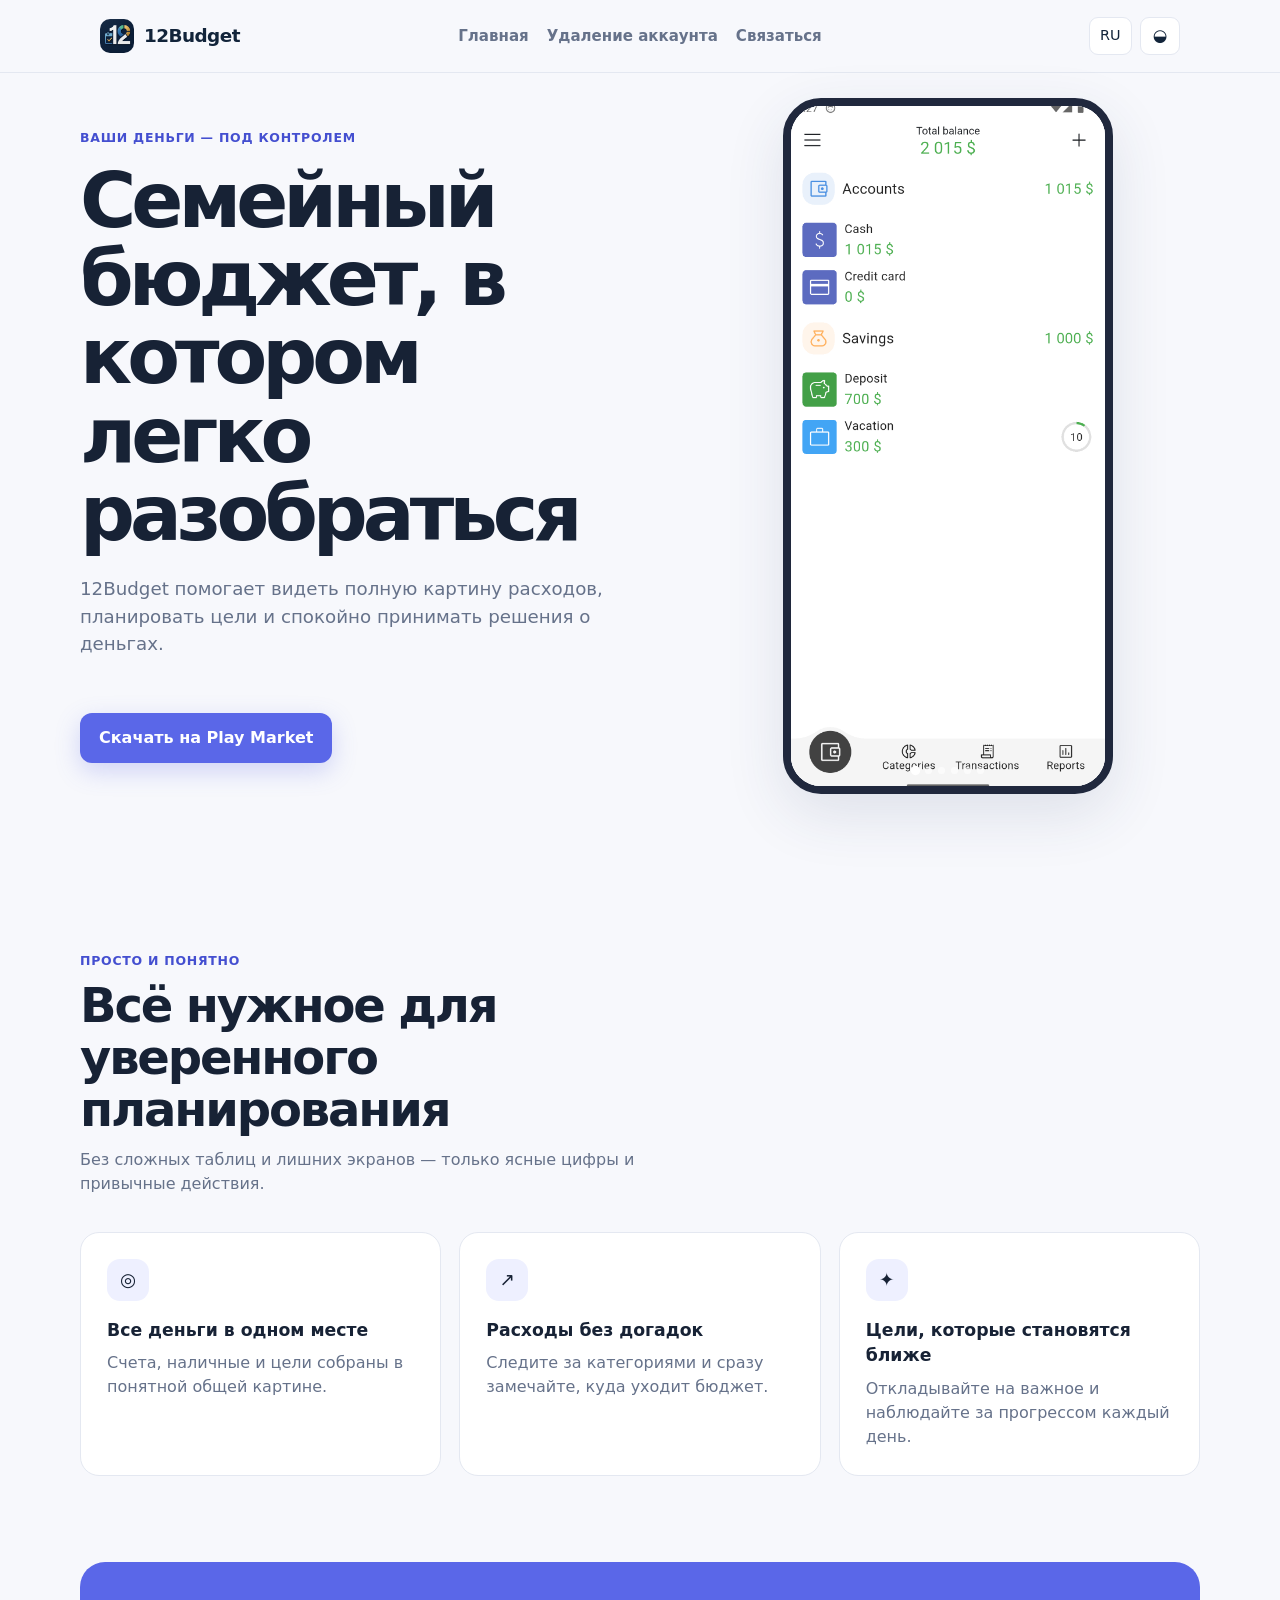
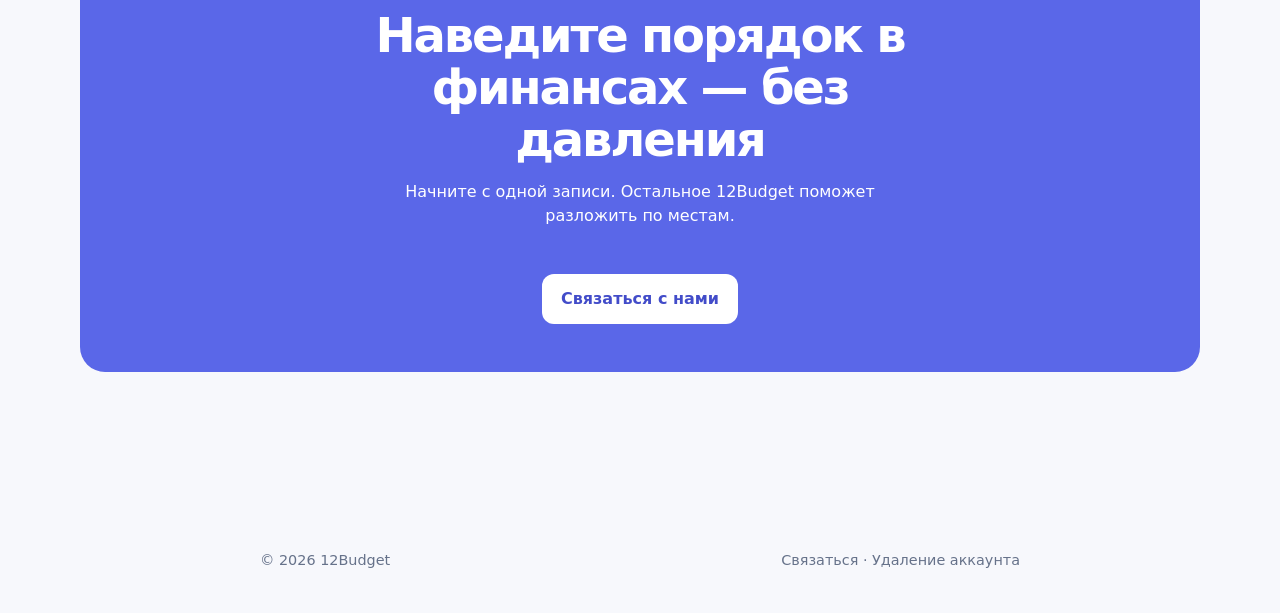
<file: index.html>
<!doctype html>
<html lang="ru">

<head>
  <meta charset="utf-8">
  <meta name="viewport" content="width=device-width, initial-scale=1">
  <meta name="description" content="12Budget — спокойный и понятный семейный бюджет.">
  <title>12Budget — семейный бюджет без лишнего</title>
  <link rel="stylesheet" href="site.css">
  <link rel="stylesheet" href="components.css">
  <link rel="stylesheet" href="home.css">
</head>

<body data-page="home">
  <div data-site-header>
    <nav>
      <a class="brand" href="./"><img class="brand-logo" src="assets/app_icon_512.png" alt="12Budget">12Budget</a>
      <div class="page-links"><a href="contact.html" data-i18n="contact">Связаться</a><a href="delete-account.html"
          data-i18n="delete">Удаление аккаунта</a></div>
      <div class="controls"><select id="language-select" class="control" aria-label="Language">
          <option value="ru">RU</option>
          <option value="en">EN</option>
        </select><button id="theme-toggle" class="control" type="button" aria-label="Переключить тему">◒</button></div>
    </nav>
  </div>
  <main class="container">
    <section class="hero">
      <div>
        <div class="eyebrow" data-i18n="eyebrow">Ваши деньги — под контролем</div>
        <h1 data-i18n="title">Семейный бюджет, в котором легко разобраться</h1>
        <p class="lead" data-i18n="lead">12Budget помогает видеть полную картину расходов, планировать цели и спокойно
          принимать решения о деньгах.</p>
        <div class="actions">
          <a class="button primary" href="/" data-i18n="cta">Скачать на Play Market</a>

        </div>
      </div>
      <div class="phone" aria-label="12Budget app preview">
        <div class="screenshot-carousel" aria-roledescription="carousel" aria-label="Screenshots of the 12Budget app">
          <div class="carousel-track">
            <img class="carousel-slide is-active" src="assets/1.png" alt="Accounts screen in the 12Budget app">
            <img class="carousel-slide" src="assets/2.png" alt="Categories screen in the 12Budget app" loading="lazy">
            <img class="carousel-slide" src="assets/3.png" alt="Transactions screen in the 12Budget app" loading="lazy">
            <img class="carousel-slide" src="assets/4.png" alt="Budgets screen in the 12Budget app" loading="lazy">
            <img class="carousel-slide" src="assets/5.png" alt="Adding an expense in the 12Budget app" loading="lazy">
            <img class="carousel-slide" src="assets/6.png" alt="Reports screen in the 12Budget app" loading="lazy">
          </div>
          <button class="carousel-button carousel-prev" type="button" aria-label="Previous screenshot">‹</button>
          <button class="carousel-button carousel-next" type="button" aria-label="Next screenshot">›</button>
          <div class="carousel-dots" role="tablist" aria-label="Choose a screenshot">
            <button class="is-active" type="button" aria-label="Screenshot 1" aria-selected="true"></button>
            <button type="button" aria-label="Screenshot 2" aria-selected="false"></button>
            <button type="button" aria-label="Screenshot 3" aria-selected="false"></button>
            <button type="button" aria-label="Screenshot 4" aria-selected="false"></button>
            <button type="button" aria-label="Screenshot 5" aria-selected="false"></button>
            <button type="button" aria-label="Screenshot 6" aria-selected="false"></button>
          </div>
        </div>
        <div class="screen">
          <div class="screen-top"><span data-i18n="month">Август</span><span>•••</span></div>
          <div class="balance">₸ 248 500</div>
          <div class="card"><small data-i18n="available">Доступно в этом месяце</small><strong>₸ 86 240</strong></div>
          <div class="mini-list">
            <div class="mini"><span data-i18n="food">Продукты</span><b class="minus">− ₸ 12 400</b></div>
            <div class="mini"><span data-i18n="home">Дом</span><b class="minus">− ₸ 8 900</b></div>
            <div class="mini"><span data-i18n="savings">Накопления</span><b>₸ 20 000</b></div>
          </div>
        </div>
      </div>
    </section>
    <section id="features">
      <div class="section-title">
        <div class="eyebrow" data-i18n="simple">Просто и понятно</div>
        <h2 data-i18n="featuresTitle">Всё нужное для уверенного планирования</h2>
        <p data-i18n="featuresLead">Без сложных таблиц и лишних экранов — только ясные цифры и привычные действия.</p>
      </div>
      <div class="features">
        <article class="feature">
          <div class="icon">◎</div>
          <h3 data-i18n="f1title">Все деньги в одном месте</h3>
          <p data-i18n="f1text">Счета, наличные и цели собраны в понятной общей картине.</p>
        </article>
        <article class="feature">
          <div class="icon">↗</div>
          <h3 data-i18n="f2title">Расходы без догадок</h3>
          <p data-i18n="f2text">Следите за категориями и сразу замечайте, куда уходит бюджет.</p>
        </article>
        <article class="feature">
          <div class="icon">✦</div>
          <h3 data-i18n="f3title">Цели, которые становятся ближе</h3>
          <p data-i18n="f3text">Откладывайте на важное и наблюдайте за прогрессом каждый день.</p>
        </article>
      </div>
    </section>
    <section id="start" class="cta">
      <h2 data-i18n="ctaTitle">Наведите порядок в финансах — без давления</h2>
      <p data-i18n="ctaText">Начните с одной записи. Остальное 12Budget поможет разложить по местам.</p>
      <a class="button" href="contact.html" data-i18n="ctaButton">Связаться с нами</a>
    </section>
  </main>
  <div data-site-footer></div>
  <footer class="container">
    <div class="footer-row"><span>© 2026 12Budget</span><span><a href="contact.html" data-i18n="contact">Связаться</a> ·
        <a href="delete-account.html" data-i18n="delete">Удаление аккаунта</a></span></div>
  </footer>
  <script src="components.js"></script>
  <script>
    const copy = {
      ru: { eyebrow: 'Ваши деньги — под контролем', title: 'Семейный бюджет, в котором легко разобраться', lead: '12Budget помогает видеть полную картину расходов, планировать цели и спокойно принимать решения о деньгах.', cta: 'Начать бесплатно', featuresLink: 'Возможности', month: 'Август', available: 'Доступно в этом месяце', food: 'Продукты', home: 'Дом', savings: 'Накопления', simple: 'Просто и понятно', featuresTitle: 'Всё нужное для уверенного планирования', featuresLead: 'Без сложных таблиц и лишних экранов — только ясные цифры и привычные действия.', f1title: 'Все деньги в одном месте', f1text: 'Счета, наличные и цели собраны в понятной общей картине.', f2title: 'Расходы без догадок', f2text: 'Следите за категориями и сразу замечайте, куда уходит бюджет.', f3title: 'Цели, которые становятся ближе', f3text: 'Откладывайте на важное и наблюдайте за прогрессом каждый день.', ctaTitle: 'Наведите порядок в финансах — без давления', ctaText: 'Начните с одной записи. Остальное 12Budget поможет разложить по местам.', ctaButton: 'Связаться с нами', contact: 'Связаться', delete: 'Удаление аккаунта' },
      en: { eyebrow: 'Your money, clearly organized', title: 'A family budget that is easy to understand', lead: '12Budget gives you a complete view of spending, helps you plan goals, and makes money decisions feel calm and clear.', cta: 'Get started free', featuresLink: 'Features', month: 'August', available: 'Available this month', food: 'Groceries', home: 'Home', savings: 'Savings', simple: 'Simple by design', featuresTitle: 'Everything you need to plan with confidence', featuresLead: 'No complex spreadsheets or cluttered screens — just clear numbers and familiar actions.', f1title: 'All your money in one place', f1text: 'Accounts, cash, and goals come together in one clear overview.', f2title: 'Know where your money goes', f2text: 'Track categories and spot spending patterns as they happen.', f3title: 'Goals within reach', f3text: 'Save for what matters and watch your progress grow day by day.', ctaTitle: 'Bring calm to your finances', ctaText: 'Start with one entry. 12Budget will help put the rest in place.', ctaButton: 'Contact us', contact: 'Contact', delete: 'Delete account' }
    };
    copy.ru.cta = 'Скачать на Play Market';
    copy.en.cta = 'Download on Play Market';
    copy.ru.home = 'Главная';
    copy.en.home = 'Home';
    copy.ru.deletion = 'Удаление аккаунта';
    copy.en.deletion = 'Delete account';
    document.querySelector('.actions a[href="#features"]')?.remove();
    const setLanguage = (lang) => {
      document.documentElement.lang = lang;
      document.querySelectorAll('[data-i18n]').forEach((node) => { node.textContent = copy[lang][node.dataset.i18n]; });
      document.getElementById('language-select').value = lang;
      localStorage.setItem('12budget-lang', lang);
    };
    const setTheme = (theme) => {
      document.documentElement.dataset.theme = theme;
      document.getElementById('theme-toggle').textContent = theme === 'dark' ? '☀' : '◒';
      document.getElementById('theme-toggle').setAttribute('aria-label', theme === 'dark' ? 'Switch to light theme' : 'Switch to dark theme');
      localStorage.setItem('12budget-theme', theme);
    };
    document.getElementById('language-select').addEventListener('change', (event) => setLanguage(event.target.value));
    document.getElementById('theme-toggle').addEventListener('click', () => setTheme(document.documentElement.dataset.theme === 'dark' ? 'light' : 'dark'));
    setLanguage(localStorage.getItem('12budget-lang') || 'ru');
    setTheme(localStorage.getItem('12budget-theme') || 'light');
    (() => {
      const carousel = document.querySelector('.screenshot-carousel');
      if (!carousel) return;
      const slides = [...carousel.querySelectorAll('.carousel-slide')];
      const dots = [...carousel.querySelectorAll('.carousel-dots button')];
      let active = 0;
      const show = (index) => {
        active = (index + slides.length) % slides.length;
        slides.forEach((slide, i) => slide.classList.toggle('is-active', i === active));
        dots.forEach((dot, i) => { dot.classList.toggle('is-active', i === active); dot.setAttribute('aria-selected', String(i === active)); });
      };
      carousel.querySelector('.carousel-prev').addEventListener('click', () => show(active - 1));
      carousel.querySelector('.carousel-next').addEventListener('click', () => show(active + 1));
      dots.forEach((dot, i) => dot.addEventListener('click', () => show(i)));
      let timer = setInterval(() => show(active + 1), 4500);
      carousel.addEventListener('mouseenter', () => clearInterval(timer));
      carousel.addEventListener('mouseleave', () => { timer = setInterval(() => show(active + 1), 4500); });
    })();
  </script>
</body>

</html>
</file>
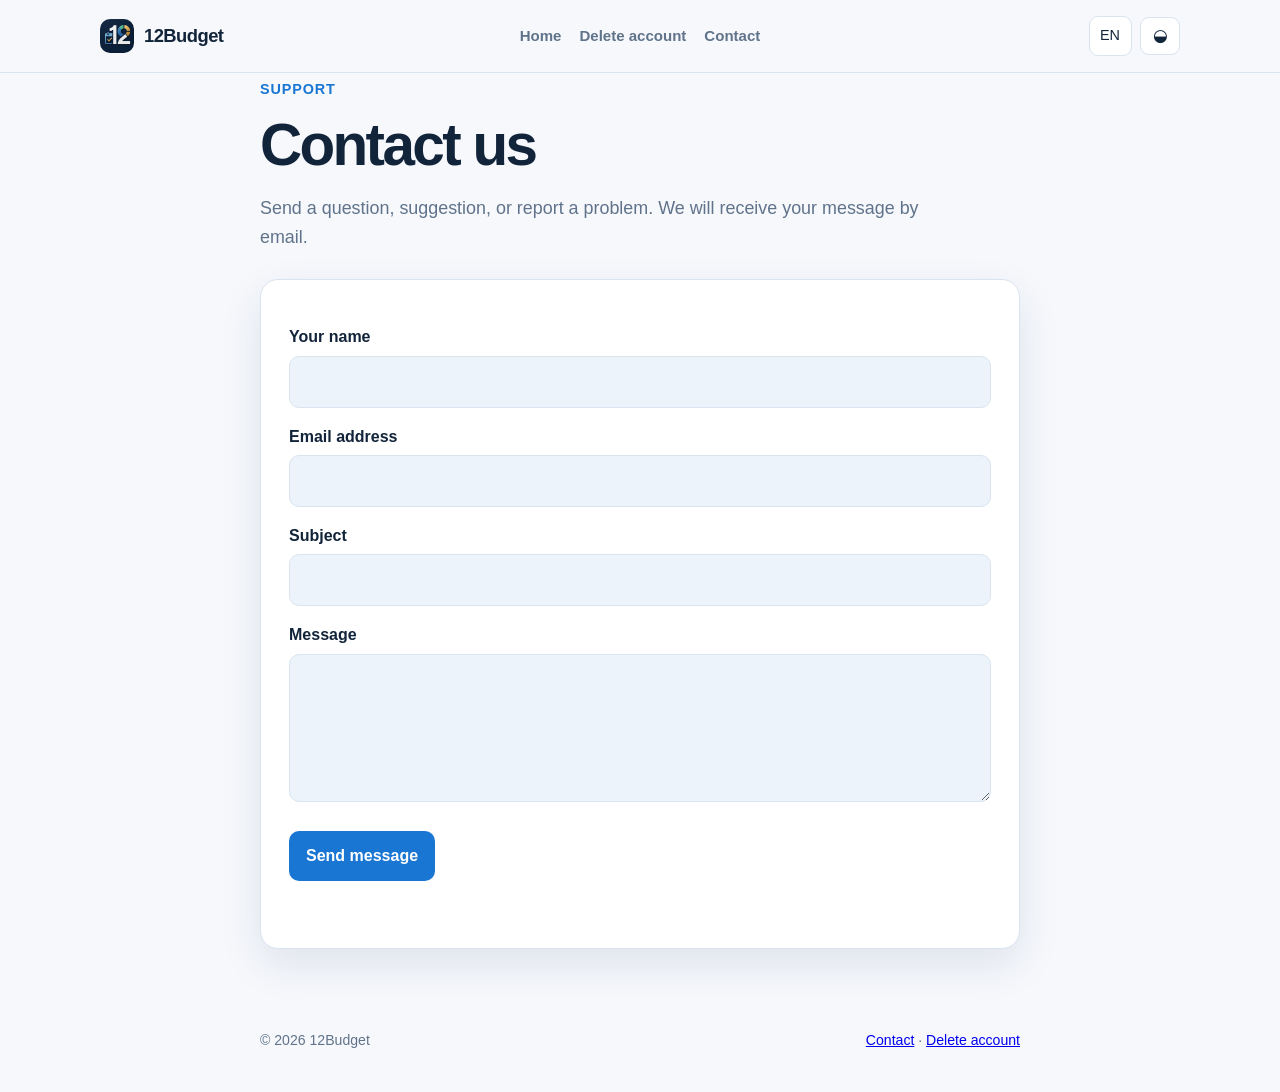
<file: contact.html>
<!doctype html>
<html lang="en">

<head>
    <meta charset="utf-8">
    <meta name="viewport" content="width=device-width,initial-scale=1">
    <title>12Budget — Contact</title>
    <link rel="stylesheet" href="site.css">
    <link rel="stylesheet" href="components.css">
</head>

<body data-page="contact">
    <div data-site-header>
        <div class="header-inner"><a class="brand" href="./"><img class="brand-logo" src="assets/app_icon_512.png" alt="12Budget">12Budget</a>
            <nav class="site-nav"><a href="./" data-i18n="home">Home</a><a href="delete-account.html"
                    data-i18n="deletion">Delete account</a><a href="contact.html" aria-current="page"
                    data-i18n="contact">Contact</a></nav>
            <div class="controls"><select class="control" data-language aria-label="Language">
                    <option value="en">EN</option>
                    <option value="ru">RU</option>
                </select><button class="control" data-theme-toggle type="button" aria-label="Use dark theme">◐</button>
            </div>
        </div>
    </div>
    <main>
        <div class="eyebrow" data-i18n="contactEyebrow">Support</div>
        <h1 data-i18n="contactTitle">Contact us</h1>
        <p class="lead" data-i18n="contactLead">Send a question, suggestion, or report a problem. We will receive your
            message by email.</p>
        <form class="card" id="contact-form"><label for="name" data-i18n="name">Your name</label><input id="name"
                name="name" autocomplete="name" maxlength="100" required><label for="email" data-i18n="email">Email
                address</label><input id="email" name="email" type="email" autocomplete="email" maxlength="254"
                required><label for="subject" data-i18n="subject">Subject</label><input id="subject" name="subject"
                maxlength="160" required><label for="message" data-i18n="message">Message</label><textarea id="message"
                name="message" maxlength="5000" required></textarea><input class="hidden" name="website" tabindex="-1"
                autocomplete="off"><button class="button" type="submit" data-i18n="send">Send message</button>
            <p class="status" id="contact-status" aria-live="polite"></p>
        </form>
    </main>
    <div data-site-footer></div>
    <footer><div class="footer-row"><span>© 2026 12Budget</span><span><a href="contact.html" data-i18n="contact">Contact</a> · <a href="delete-account.html" data-i18n="deletion">Delete account</a></span></div></footer>
    <script src="components.js"></script>
    <script src="site.js"></script>
    <script>const url = 'https://adljphlfxgsrteolfxcc.supabase.co', key = 'eyJhbGciOiJIUzI1NiIsInR5cCI6IkpXVCJ9.eyJpc3MiOiJzdXBhYmFzZSIsInJlZiI6ImFkbGpwaGxmeGdzcnRlb2xmeGNjIiwicm9sZSI6ImFub24iLCJpYXQiOjE3ODA5OTUwMzIsImV4cCI6MjA5NjU3MTAzMn0.FN6cKacqQr2QDLnfnfmQdyhmmmyeRwTvs9m8cIVk-yc'; document.getElementById('contact-form').addEventListener('submit', async e => { e.preventDefault(); const f = e.currentTarget, b = f.querySelector('button'), s = document.getElementById('contact-status'), t = translations[document.documentElement.lang]; b.disabled = true; s.textContent = t.sending; s.classList.remove('error'); try { const v = Object.fromEntries(new FormData(f)), r = await fetch(`${url}/functions/v1/contact-form`, { method: 'POST', headers: { apikey: key, 'Content-Type': 'application/json' }, body: JSON.stringify(v) }); if (!r.ok) throw Error(); f.reset(); s.textContent = t.sent } catch (_) { s.textContent = t.sendFailed; s.classList.add('error') } finally { b.disabled = false } })</script>
</body>

</html>
</file>
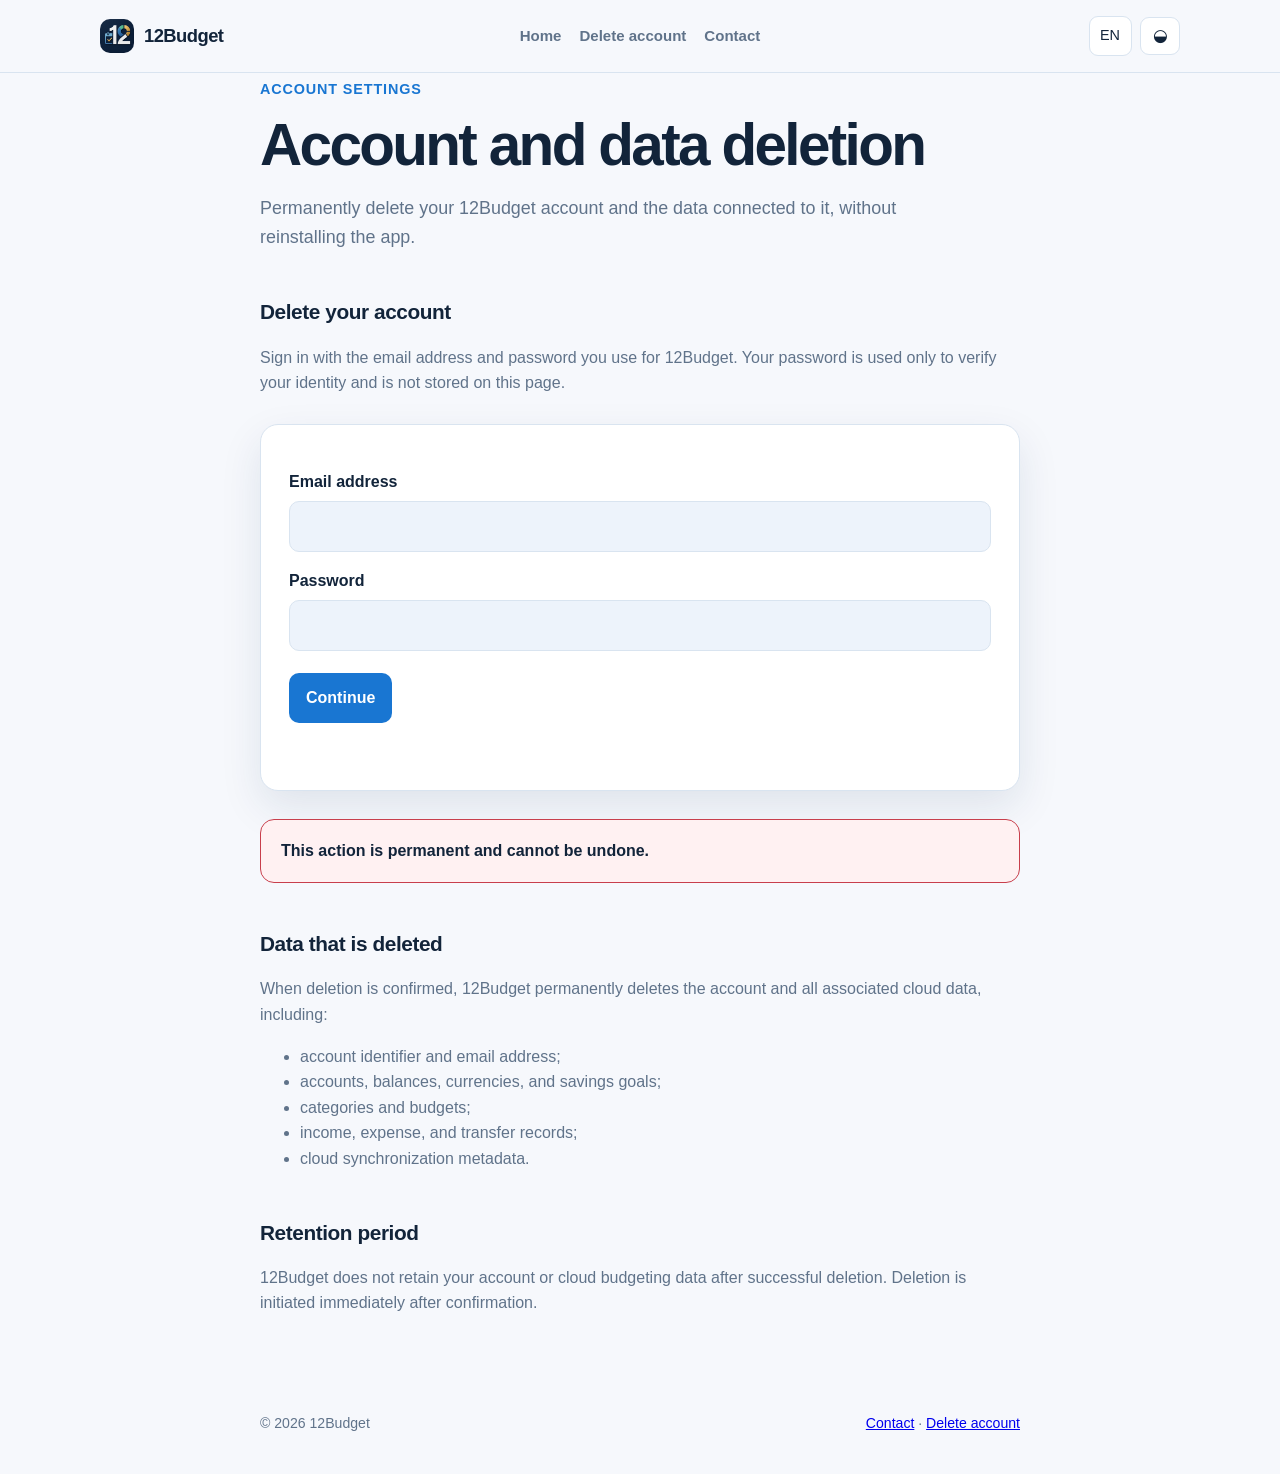
<file: delete-account.html>
<!doctype html>
<html lang="en">

<head>
    <meta charset="utf-8">
    <meta name="viewport" content="width=device-width,initial-scale=1">
    <title>12Budget — Account deletion</title>
    <link rel="stylesheet" href="site.css">
    <link rel="stylesheet" href="components.css">
</head>

<body data-page="deletion">
    <div data-site-header>
        <div class="header-inner"><a class="brand" href="./"><img class="brand-logo" src="assets/app_icon_512.png" alt="12Budget">12Budget</a>
            <nav class="site-nav"><a href="./" data-i18n="home">Home</a><a href="delete-account.html"
                    aria-current="page" data-i18n="deletion">Delete account</a><a href="contact.html"
                    data-i18n="contact">Contact</a></nav>
            <div class="controls"><select class="control" data-language aria-label="Language">
                    <option value="en">EN</option>
                    <option value="ru">RU</option>
                </select><button class="control" data-theme-toggle type="button" aria-label="Use dark theme">◐</button>
            </div>
        </div>
    </div>
    <main>
        <div class="eyebrow">Account settings</div>
        <h1>Account and data deletion</h1>
        <p class="lead">Permanently delete your 12Budget account and the data connected to it, without reinstalling the
            app.</p>
        <h2>Delete your account</h2>
        <p>Sign in with the email address and password you use for 12Budget. Your password is used only to verify your
            identity and is not stored on this page.</p>
        <form class="card" id="sign-in-form"><label for="email">Email address</label><input id="email" type="email"
                autocomplete="email" required><label for="password">Password</label><input id="password" type="password"
                autocomplete="current-password" required><button class="button" type="submit">Continue</button>
            <p class="status" id="sign-in-status" aria-live="polite"></p>
        </form>
        <form class="card hidden" id="delete-form"><strong>Confirm permanent deletion</strong>
            <p>All cloud data listed below will be deleted immediately. This cannot be undone.</p><button
                class="button danger" type="submit">Permanently delete my account</button>
            <p class="status" id="delete-status" aria-live="polite"></p>
        </form>
        <div class="notice"><strong>This action is permanent and cannot be undone.</strong></div>
        <h2>Data that is deleted</h2>
        <p>When deletion is confirmed, 12Budget permanently deletes the account and all associated cloud data,
            including:</p>
        <ul>
            <li>account identifier and email address;</li>
            <li>accounts, balances, currencies, and savings goals;</li>
            <li>categories and budgets;</li>
            <li>income, expense, and transfer records;</li>
            <li>cloud synchronization metadata.</li>
        </ul>
        <h2>Retention period</h2>
        <p>12Budget does not retain your account or cloud budgeting data after successful deletion. Deletion is
            initiated immediately after confirmation.</p>
    </main>
    <div data-site-footer></div>
    <footer><div class="footer-row"><span>© 2026 12Budget</span><span><a href="contact.html" data-i18n="contact">Contact</a> · <a href="delete-account.html" data-i18n="deletion">Delete account</a></span></div></footer>
    <script src="components.js"></script>
    <script src="site.js"></script>
    <script>
        (() => {
            const copy = {
                en: {
                    eyebrow: 'Account settings', title: 'Account and data deletion', lead: 'Permanently delete your 12Budget account and the data connected to it, without reinstalling the app.', deleteTitle: 'Delete your account', signIn: 'Sign in with the email address and password you use for 12Budget. Your password is used only to verify your identity and is not stored on this page.', email: 'Email address', password: 'Password', continue: 'Continue', confirm: 'Confirm permanent deletion', confirmText: 'All cloud data listed below will be deleted immediately. This cannot be undone.', delete: 'Permanently delete my account', warning: 'This action is permanent and cannot be undone.', dataTitle: 'Data that is deleted', dataLead: 'When deletion is confirmed, 12Budget permanently deletes the account and all associated cloud data, including:', retentionTitle: 'Retention period', retention: '12Budget does not retain your account or cloud budgeting data after successful deletion. Deletion is initiated immediately after confirmation.', items: ['account identifier and email address;', 'accounts, balances, currencies, and savings goals;', 'categories and budgets;', 'income, expense, and transfer records;', 'cloud synchronization metadata.']
                },
                ru: {
                    eyebrow: 'Настройки аккаунта', title: 'Удаление аккаунта и данных', lead: 'Безвозвратно удалите аккаунт 12Budget и связанные с ним данные без переустановки приложения.', deleteTitle: 'Удалить аккаунт', signIn: 'Войдите с помощью электронной почты и пароля, которые используются в 12Budget. Пароль применяется только для подтверждения личности и не сохраняется на этой странице.', email: 'Электронная почта', password: 'Пароль', continue: 'Продолжить', confirm: 'Подтвердите безвозвратное удаление', confirmText: 'Все перечисленные ниже облачные данные будут удалены сразу. Это действие нельзя отменить.', delete: 'Удалить мой аккаунт навсегда', warning: 'Это действие нельзя отменить.', dataTitle: 'Какие данные будут удалены', dataLead: 'После подтверждения 12Budget безвозвратно удалит аккаунт и все связанные облачные данные, включая:', retentionTitle: 'Срок хранения', retention: 'После успешного удаления 12Budget не хранит данные аккаунта и облачные данные бюджета. Удаление запускается сразу после подтверждения.', items: ['идентификатор аккаунта и адрес электронной почты;', 'счета, балансы, валюты и цели накоплений;', 'категории и бюджеты;', 'записи о доходах, расходах и переводах;', 'метаданные облачной синхронизации.']
                }
            };
            const applyDeletionLanguage = (lang) => {
                const t = copy[lang] || copy.en;
                const main = document.querySelector('main');
                main.querySelector('.eyebrow').textContent = t.eyebrow;
                main.querySelector('h1').textContent = t.title;
                main.querySelector('.lead').textContent = t.lead;
                const headings = main.querySelectorAll('h2');
                headings[0].textContent = t.deleteTitle; headings[1].textContent = t.dataTitle; headings[2].textContent = t.retentionTitle;
                const signInForm = document.getElementById('sign-in-form');
                signInForm.querySelectorAll('label')[0].textContent = t.email;
                signInForm.querySelectorAll('label')[1].textContent = t.password;
                signInForm.querySelector('button').textContent = t.continue;
                signInForm.previousElementSibling.textContent = t.signIn;
                const deleteForm = document.getElementById('delete-form');
                deleteForm.querySelector('strong').textContent = t.confirm;
                deleteForm.querySelector('p').textContent = t.confirmText;
                deleteForm.querySelector('button').textContent = t.delete;
                main.querySelector('.notice strong').textContent = t.warning;
                headings[1].nextElementSibling.textContent = t.dataLead;
                main.querySelectorAll('li').forEach((item, i) => { item.textContent = t.items[i]; });
                headings[2].nextElementSibling.textContent = t.retention;
            };
            const current = localStorage.getItem('twelvebudget-language') || (navigator.language.startsWith('ru') ? 'ru' : 'en');
            applyDeletionLanguage(current);
            document.querySelector('[data-language]')?.addEventListener('change', (event) => applyDeletionLanguage(event.target.value));
        })();
    </script>
    <script>const url = 'https://adljphlfxgsrteolfxcc.supabase.co', key = 'eyJhbGciOiJIUzI1NiIsInR5cCI6IkpXVCJ9.eyJpc3MiOiJzdXBhYmFzZSIsInJlZiI6ImFkbGpwaGxmeGdzcnRlb2xmeGNjIiwicm9sZSI6ImFub24iLCJpYXQiOjE3ODA5OTUwMzIsImV4cCI6MjA5NjU3MTAzMn0.FN6cKacqQr2QDLnfnfmQdyhmmmyeRwTvs9m8cIVk-yc'; let token = null; const status = (id, m, e = false) => { const x = document.getElementById(id); x.textContent = m; x.classList.toggle('error', e) }; document.getElementById('sign-in-form').addEventListener('submit', async e => { e.preventDefault(); const b = e.currentTarget.querySelector('button'); b.disabled = true; status('sign-in-status', 'Signing in…'); try { const r = await fetch(`${url}/auth/v1/token?grant_type=password`, { method: 'POST', headers: { apikey: key, 'Content-Type': 'application/json' }, body: JSON.stringify({ email: email.value.trim(), password: password.value }) }), d = await r.json(); if (!r.ok || !d.access_token) throw Error(); token = d.access_token; password.value = ''; e.currentTarget.classList.add('hidden'); document.getElementById('delete-form').classList.remove('hidden') } catch (_) { status('sign-in-status', 'Sign-in failed. Check your email address and password.', true) } finally { b.disabled = false } }); document.getElementById('delete-form').addEventListener('submit', async e => { e.preventDefault(); if (!confirm('Delete your 12Budget account and all cloud data permanently?')) return; const b = e.currentTarget.querySelector('button'); b.disabled = true; status('delete-status', 'Deleting your account…'); try { const r = await fetch(`${url}/functions/v1/delete-account`, { method: 'POST', headers: { apikey: key, Authorization: `Bearer ${token}`, 'Content-Type': 'application/json' } }), d = await r.json(); if (!r.ok || !d.deleted) throw Error(); status('delete-status', 'Your account and associated cloud data have been permanently deleted.'); b.remove() } catch (_) { status('delete-status', 'Deletion could not be completed.', true); b.disabled = false } })</script>
</body>

</html>
</file>
<file: site.css>
:root {
    color-scheme: light;
    --page: #f6f8fc;
    --surface: #fff;
    --surface-strong: #edf3fb;
    --text: #12243a;
    --muted: #60738a;
    --line: #d9e4f0;
    --accent: #1976d2;
    --accent-strong: #105eae;
    --danger: #c83f4c;
    --danger-soft: #fff1f2;
    --shadow: 0 16px 42px rgba(22, 53, 86, .1)
}

:root[data-theme="dark"] {
    color-scheme: dark;
    --page: #071c31;
    --surface: #0e2d4a;
    --surface-strong: #103656;
    --text: #eef5fb;
    --muted: #b8cad9;
    --line: #2d6090;
    --accent: #76bdf1;
    --accent-strong: #9bd2fa;
    --danger: #ef6e74;
    --danger-soft: #3a1e29;
    --shadow: 0 16px 42px rgba(0, 0, 0, .2)
}

* {
    box-sizing: border-box
}

body {
    margin: 0;
    min-width: 320px;
    background: var(--page);
    color: var(--text);
    font: 16px/1.6 Inter, -apple-system, BlinkMacSystemFont, "Segoe UI", sans-serif
}

.site-header {
    border-bottom: 1px solid var(--line)
}

.header-inner {
    width: min(1080px, calc(100% - 40px));
    min-height: 72px;
    margin: auto;
    display: flex;
    align-items: center;
    gap: 24px
}

.brand {
    color: var(--text);
    font-weight: 800;
    display: flex;
    align-items: center;
    gap: 10px;
    text-decoration: none;
    font-size: 1.15rem;
    letter-spacing: -.03em;
    white-space: nowrap
}

.brand-mark {
    color: var(--accent)
}

.brand-logo {
    width: 34px;
    height: 34px;
    border-radius: 10px;
    object-fit: cover
}

.footer-row {
    display: flex;
    justify-content: space-between;
    gap: 16px;
    flex-wrap: wrap
}

.footer-row a:hover {
    color: var(--accent)
}

.site-nav {
    display: flex;
    gap: 18px;
    margin-right: auto
}

.site-nav a {
    color: var(--muted);
    text-decoration: none;
    font-size: .94rem;
    font-weight: 600
}

.site-nav a:hover,
.site-nav a[aria-current="page"] {
    color: var(--accent)
}

.controls {
    display: flex;
    align-items: center;
    gap: 8px
}

.control {
    appearance: none;
    min-height: 38px;
    border: 1px solid var(--line);
    border-radius: 9px;
    background: var(--surface);
    color: var(--text);
    font: inherit;
    font-size: .9rem;
    padding: 7px 10px;
    cursor: pointer
}

button.control {
    width: 40px;
    padding: 0;
    font-size: 1.05rem
}

main {
    width: min(760px, calc(100% - 40px));
    margin: auto;
    padding: 5px 0 80px
}

.eyebrow {
    color: var(--accent);
    font-weight: 750;
    font-size: .9rem;
    letter-spacing: .06em;
    text-transform: uppercase
}

h1 {
    font-size: clamp(2.15rem, 7vw, 3.65rem);
    line-height: 1.08;
    letter-spacing: -.045em;
    margin: 12px 0 18px
}

h2 {
    margin: 44px 0 10px;
    font-size: 1.3rem;
    letter-spacing: -.02em
}

p,
li {
    color: var(--muted)
}

.lead {
    max-width: 660px;
    margin: 0;
    font-size: 1.12rem
}

.card {
    margin-top: 28px;
    padding: 28px;
    border: 1px solid var(--line);
    border-radius: 18px;
    background: var(--surface);
    box-shadow: var(--shadow)
}

.notice {
    margin-top: 28px;
    padding: 18px 20px;
    border-radius: 14px;
    background: var(--danger-soft);
    border: 1px solid var(--danger)
}

.notice strong {
    color: var(--text)
}

label {
    display: block;
    margin: 16px 0 6px;
    color: var(--text);
    font-weight: 700
}

input,
textarea {
    width: 100%;
    border: 1px solid var(--line);
    border-radius: 10px;
    background: var(--surface-strong);
    color: var(--text);
    padding: 12px 13px;
    font: inherit
}

textarea {
    min-height: 148px;
    resize: vertical
}

.button {
    margin-top: 22px;
    padding: 12px 17px;
    border: 0;
    border-radius: 10px;
    background: var(--accent);
    color: #fff;
    cursor: pointer;
    font: inherit;
    font-weight: 750
}

.button:hover {
    background: var(--accent-strong)
}

.button.danger {
    background: var(--danger)
}

.button:disabled {
    opacity: .62;
    cursor: wait
}

.status {
    min-height: 1.6em;
    margin: 14px 0 0;
    color: var(--muted)
}

.status.error {
    color: var(--danger)
}

.hidden {
    display: none
}

footer {
    width: min(760px, calc(100% - 40px));
    margin: auto;
    padding: 0 0 40px;
    color: var(--muted);
    font-size: .88rem
}

@media(max-width:640px) {
    .header-inner {
        width: calc(100% - 28px);
        min-height: auto;
        padding: 14px 0;
        gap: 12px;
        flex-wrap: wrap
    }

    .site-nav {
        order: 3;
        width: 100%;
        gap: 16px
    }

    main {
        width: calc(100% - 28px);
        padding: 46px 0 60px
    }

    .card {
        padding: 20px
    }
}
</file>
<file: components.css>
[data-site-header]{border-bottom:1px solid var(--line)}
[data-site-header]>nav{width:min(1080px,calc(100% - 40px));min-height:72px;margin:auto;display:flex;align-items:center;gap:24px}
footer:not([data-shared-footer]){display:none}
@media(max-width:640px){[data-site-header]>nav{width:calc(100% - 28px);min-height:auto;padding:14px 0;gap:12px;flex-wrap:wrap}}

/* Keep navigation centered between the logo and the language/theme controls. */
.header-inner{position:relative}
.site-nav{position:absolute;left:50%;margin:0;transform:translateX(-50%)}
.site-nav a{white-space:nowrap}
.header-inner .controls{margin-left:auto}
[data-site-header]>nav{position:relative}
[data-site-header]>nav .page-links{position:absolute;left:50%;margin:0;transform:translateX(-50%)}
[data-site-header]>nav .controls{margin-left:auto}
@media(max-width:640px){.site-nav{position:static;justify-content:center;transform:none}.header-inner .controls{margin-left:0}[data-site-header]>nav .page-links{position:static;transform:none;margin-left:auto}}
</file>
<file: home.css>
:root {
    color-scheme: light;
    --bg: #f7f8fc;
    --surface: #fff;
    --ink: #172235;
    --muted: #66728a;
    --line: #e4e8f1;
    --brand: #5a67e8;
    --brand-dark: #444fd0;
    --soft: #eef0ff;
    --shadow: 0 20px 60px rgba(43, 55, 95, .12)
}

:root[data-theme="dark"] {
    color-scheme: dark;
    --bg: #101425;
    --surface: #191f34;
    --ink: #f3f5ff;
    --muted: #aab4cb;
    --line: #2b3550;
    --brand: #8e98ff;
    --brand-dark: #aab1ff;
    --soft: #242b50;
    --shadow: 0 20px 60px rgba(0, 0, 0, .28)
}

* {
    box-sizing: border-box
}

html {
    scroll-behavior: smooth
}

body {
    margin: 0;
    background: var(--bg);
    color: var(--ink);
    font: 16px/1.5 Inter, ui-sans-serif, system-ui, -apple-system, "Segoe UI", sans-serif;
    transition: background .2s, color .2s
}

a {
    color: inherit;
    text-decoration: none
}

.container {
    width: min(1120px, calc(100% - 40px));
    margin: auto
}

.page-links {
    display: flex;
    gap: 18px;
    margin-left: auto;
    color: var(--muted);
    font-weight: 650;
    font-size: .94rem
}

.page-links a:hover {
    color: var(--brand)
}

.hero {
    padding: 20px 0 72px;
    display: grid;
    grid-template-columns: 1.05fr .95fr;
    gap: 60px;
    align-items: center
}

.eyebrow {
    color: var(--brand-dark);
    font-weight: 750;
    letter-spacing: .06em;
    text-transform: uppercase;
    font-size: .78rem
}

h1 {
    font-size: clamp(2.8rem, 6vw, 5rem);
    line-height: 1.02;
    letter-spacing: -.065em;
    margin: 14px 0 22px;
    max-width: 650px
}

.lead {
    font-size: 1.14rem;
    color: var(--muted);
    max-width: 530px;
    margin: 0
}

.actions {
    margin-top: 34px;
    display: flex;
    gap: 12px;
    flex-wrap: wrap
}

.button {
    display: inline-flex;
    align-items: center;
    justify-content: center;
    border-radius: 12px;
    padding: 13px 19px;
    font-weight: 750;
    transition: transform .15s, background .15s
}

.button:hover {
    transform: translateY(-2px)
}

.primary {
    color: #fff;
    background: var(--brand);
    box-shadow: 0 8px 24px rgba(90, 103, 232, .25)
}

.secondary {
    border: 1px solid var(--line);
    background: var(--surface)
}

.actions a[href="#features"] {
    display: none
}

.phone {
    width: min(330px, 100%);
    margin: auto;
    padding: 12px;
    border: 8px solid #20283d;
    border-radius: 38px;
    background: #fff;
    box-shadow: var(--shadow);
    color: #1d2740
}

.screen {
    padding: 20px;
    min-height: 470px;
    border-radius: 23px;
    background: linear-gradient(145deg, #f5f6ff, #eef1fb)
}

.screen-top {
    display: flex;
    align-items: center;
    justify-content: space-between;
    color: #65708e;
    font-size: .8rem
}

.balance {
    margin: 36px 0 24px;
    font-size: 2.05rem;
    font-weight: 800;
    letter-spacing: -.05em
}

.card {
    padding: 17px;
    border-radius: 17px;
    background: #5a67e8;
    color: #fff;
    box-shadow: 0 10px 20px rgba(90, 103, 232, .2)
}

.card small {
    opacity: .76
}

.card strong {
    display: block;
    font-size: 1.22rem;
    margin-top: 5px
}

.mini-list {
    margin-top: 18px;
    display: grid;
    gap: 10px
}

.mini {
    display: flex;
    justify-content: space-between;
    align-items: center;
    padding: 12px;
    background: #fff;
    border-radius: 13px;
    font-size: .88rem
}

.mini span:first-child {
    color: #66728a
}

.minus {
    color: #db5967;
    font-weight: 700
}

.phone {
    position: relative;
    padding: 0;
    overflow: hidden
}

.phone .screen {
    display: none
}

.screenshot-carousel {
    position: relative;
    aspect-ratio: 1080/2340;
    background: #fff
}

.carousel-track,
.carousel-slide {
    width: 100%;
    height: 100%
}

.carousel-slide {
    position: absolute;
    inset: 0;
    display: block;
    object-fit: cover;
    opacity: 0;
    transition: opacity .35s ease
}

.carousel-slide.is-active {
    opacity: 1
}

.carousel-button {
    position: absolute;
    top: 50%;
    z-index: 1;
    width: 34px;
    height: 34px;
    border: 0;
    border-radius: 50%;
    background: rgba(23, 34, 53, .72);
    color: #fff;
    cursor: pointer;
    font: 2rem/1 sans-serif;
    opacity: 0;
    transform: translateY(-50%);
    transition: opacity .2s
}

.carousel-prev {
    left: 10px
}

.carousel-next {
    right: 10px
}

.screenshot-carousel:hover .carousel-button,
.carousel-button:focus-visible {
    opacity: 1
}

.carousel-dots {
    position: absolute;
    right: 0;
    bottom: 12px;
    left: 0;
    z-index: 1;
    display: flex;
    justify-content: center;
    gap: 6px
}

.carousel-dots button {
    width: 7px;
    height: 7px;
    padding: 0;
    border: 0;
    border-radius: 50%;
    background: rgba(255, 255, 255, .65);
    cursor: pointer;
    transition: transform .2s, background .2s
}

.carousel-dots button.is-active {
    background: #fff;
    transform: scale(1.35)
}

:root[data-theme="dark"] .cta {
    background: #39429f
}

:root:not([data-theme="dark"]) .cta p {
    color: #fff;
    opacity: 1
}

:root[data-theme="dark"] .cta p {
    color: #fff;
    opacity: 1
}

section {
    padding: 86px 0
}

.section-title {
    max-width: 590px;
    margin-bottom: 36px
}

h2 {
    font-size: clamp(2rem, 4vw, 3rem);
    line-height: 1.08;
    letter-spacing: -.045em;
    margin: 9px 0 12px
}

.section-title p {
    color: var(--muted);
    margin: 0
}

.features {
    display: grid;
    grid-template-columns: repeat(3, 1fr);
    gap: 18px
}

.feature {
    padding: 26px;
    border: 1px solid var(--line);
    border-radius: 19px;
    background: var(--surface)
}

.icon {
    width: 42px;
    height: 42px;
    display: grid;
    place-items: center;
    border-radius: 13px;
    background: var(--soft);
    font-size: 1.15rem
}

h3 {
    margin: 17px 0 8px;
    font-size: 1.08rem
}

.feature p {
    margin: 0;
    color: var(--muted)
}

.cta {
    margin: 0 0 70px;
    padding: 48px;
    border-radius: 25px;
    background: var(--brand);
    color: #fff;
    text-align: center
}

.cta h2 {
    margin: 0;
    max-width: 630px;
    margin-inline: auto
}

.cta p {
    opacity: .84;
    margin: 14px auto 24px;
    max-width: 540px
}

.cta .button {
    background: #fff;
    color: #424cc9
}

footer {
    padding: 28px 0 42px;
    color: var(--muted);
    font-size: .9rem
}

.footer-row {
    display: flex;
    justify-content: space-between;
    gap: 16px;
    flex-wrap: wrap
}

footer a:hover {
    color: var(--brand)
}

@media(max-width:780px) {
    .hero {
        grid-template-columns: 1fr;
        padding-top: 52px;
        gap: 38px
    }

    .hero .phone {
        max-width: 290px
    }

    .features {
        grid-template-columns: 1fr
    }

    section {
        padding: 64px 0
    }

    .cta {
        padding: 36px 22px
    }
}
</file>
